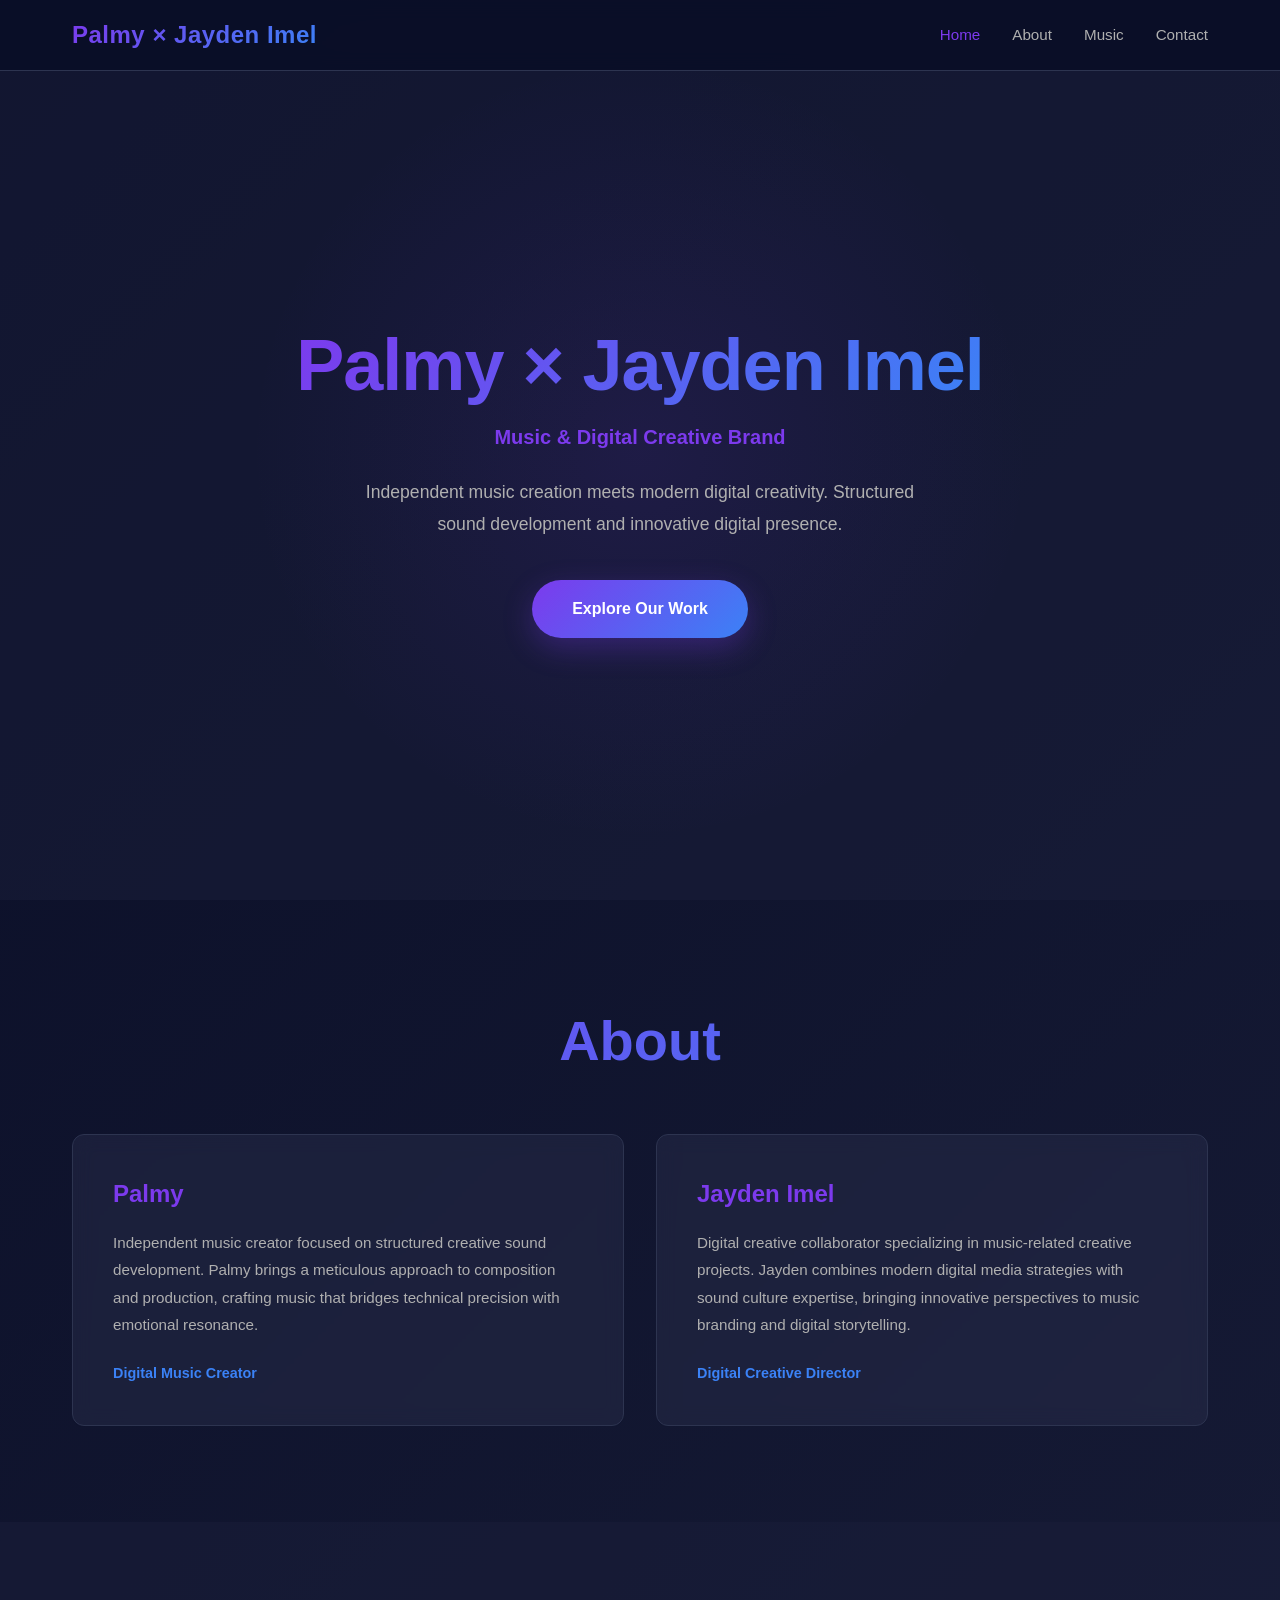
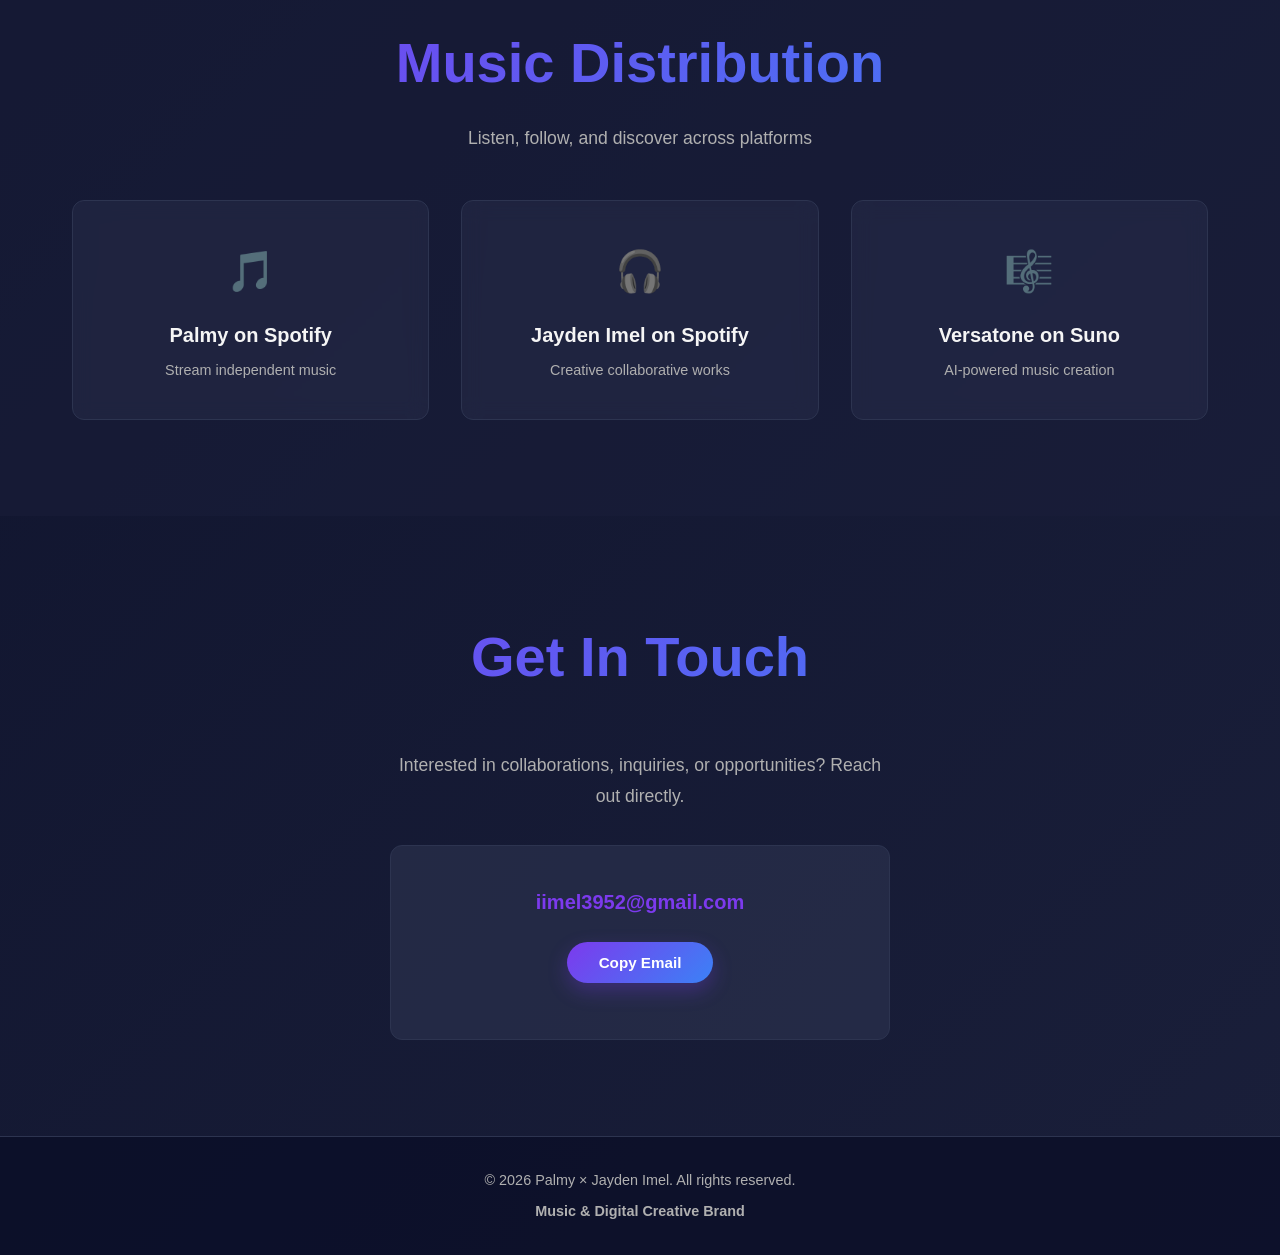
<file: src/index.html>
<!DOCTYPE html>
<html lang="en">
<head>
    <meta charset="UTF-8">
    <meta name="viewport" content="width=device-width, initial-scale=1.0">
    <meta name="description" content="Palmy × Jayden Imel - Music & Digital Creative Brand">
    <meta name="keywords" content="music, creative, digital, brand">
    <meta name="author" content="Palmy × Jayden Imel">
    <title>Palmy × Jayden Imel | Music & Digital Creative Brand</title>
    <link rel="icon" type="image/x-icon" href="../public/favicon.ico">
    <link rel="stylesheet" href="style.css">
</head>
<body>
    <!-- Navigation -->
    <nav class="navbar">
        <div class="nav-container">
            <div class="nav-logo">Palmy × Jayden Imel</div>
            <ul class="nav-menu">
                <li><a href="#hero" class="nav-link">Home</a></li>
                <li><a href="#about" class="nav-link">About</a></li>
                <li><a href="#links" class="nav-link">Music</a></li>
                <li><a href="#contact" class="nav-link">Contact</a></li>
            </ul>
        </div>
    </nav>

    <!-- Hero Section -->
    <section id="hero" class="hero">
        <div class="hero-content fade-in">
            <h1 class="hero-title">Palmy × Jayden Imel</h1>
            <p class="hero-subtitle">Music & Digital Creative Brand</p>
            <p class="hero-description">Independent music creation meets modern digital creativity. Structured sound development and innovative digital presence.</p>
            <a href="#links" class="cta-button">Explore Our Work</a>
        </div>
    </section>

    <!-- About Section -->
    <section id="about" class="about">
        <div class="container">
            <h2 class="section-title fade-in">About</h2>
            <div class="about-grid">
                <div class="about-card fade-in">
                    <h3 class="about-card-title">Palmy</h3>
                    <p class="about-card-text">Independent music creator focused on structured creative sound development. Palmy brings a meticulous approach to composition and production, crafting music that bridges technical precision with emotional resonance.</p>
                    <p class="about-card-subtitle">Digital Music Creator</p>
                </div>
                <div class="about-card fade-in">
                    <h3 class="about-card-title">Jayden Imel</h3>
                    <p class="about-card-text">Digital creative collaborator specializing in music-related creative projects. Jayden combines modern digital media strategies with sound culture expertise, bringing innovative perspectives to music branding and digital storytelling.</p>
                    <p class="about-card-subtitle">Digital Creative Director</p>
                </div>
            </div>
        </div>
    </section>

    <!-- Music Links Section -->
    <section id="links" class="links">
        <div class="container">
            <h2 class="section-title fade-in">Music Distribution</h2>
            <p class="section-subtitle fade-in">Listen, follow, and discover across platforms</p>
            <div class="links-grid">
                <a href="https://open.spotify.com/artist/1W1yRteiJWyrDYff4MMTdk?si=xeg_Ad49Q6CqpcMDMWr0Fw" target="_blank" rel="noopener noreferrer" class="link-card fade-in">
                    <div class="link-icon">🎵</div>
                    <h3>Palmy on Spotify</h3>
                    <p>Stream independent music</p>
                </a>
                <a href="https://open.spotify.com/artist/65Q4nTFP2EIh7TlhZmXf2f?si=wwZ70moxRPCTw7r937qGGw" target="_blank" rel="noopener noreferrer" class="link-card fade-in">
                    <div class="link-icon">🎧</div>
                    <h3>Jayden Imel on Spotify</h3>
                    <p>Creative collaborative works</p>
                </a>
                <a href="https://suno.com/@versatone" target="_blank" rel="noopener noreferrer" class="link-card fade-in">
                    <div class="link-icon">🎼</div>
                    <h3>Versatone on Suno</h3>
                    <p>AI-powered music creation</p>
                </a>
            </div>
        </div>
    </section>

    <!-- Contact Section -->
    <section id="contact" class="contact">
        <div class="container">
            <h2 class="section-title fade-in">Get In Touch</h2>
            <div class="contact-content fade-in">
                <p class="contact-description">Interested in collaborations, inquiries, or opportunities? Reach out directly.</p>
                <div class="contact-box">
                    <p class="contact-email">iimel3952@gmail.com</p>
                    <button class="copy-button" id="copyBtn">Copy Email</button>
                    <span class="copy-feedback" id="copyFeedback"></span>
                </div>
            </div>
        </div>
    </section>

    <!-- Footer -->
    <footer class="footer">
        <div class="container">
            <p>&copy; 2026 Palmy × Jayden Imel. All rights reserved.</p>
            <p class="footer-tagline">Music & Digital Creative Brand</p>
        </div>
    </footer>

    <script src="script.js"></script>
</body>
</html>
</file>
<file: src/style.css>
/* ============================================
   PALMY × JAYDEN IMEL - PROFESSIONAL STYLESHEET
   ============================================ */

/* Root Variables */
:root {
    --primary-dark: #0a0e27;
    --secondary-dark: #1a1f3a;
    --accent-purple: #7c3aed;
    --accent-blue: #3b82f6;
    --text-primary: #f5f5f5;
    --text-secondary: #b0b0b0;
    --border-subtle: #2d3450;
    --transition: all 0.3s ease;
    --font-family: 'Segoe UI', Tahoma, Geneva, Verdana, sans-serif;
}

/* Global Styles */
* {
    margin: 0;
    padding: 0;
    box-sizing: border-box;
}

html {
    scroll-behavior: smooth;
}

body {
    font-family: var(--font-family);
    background: linear-gradient(135deg, var(--primary-dark) 0%, var(--secondary-dark) 100%);
    color: var(--text-primary);
    line-height: 1.6;
    min-height: 100vh;
}

a {
    text-decoration: none;
    color: inherit;
}

button {
    font-family: var(--font-family);
    cursor: pointer;
    border: none;
    background: none;
}

/* Container */
.container {
    max-width: 1200px;
    margin: 0 auto;
    padding: 0 2rem;
}

/* Navigation */
.navbar {
    position: fixed;
    top: 0;
    width: 100%;
    background: rgba(10, 14, 39, 0.95);
    backdrop-filter: blur(10px);
    border-bottom: 1px solid var(--border-subtle);
    z-index: 1000;
    padding: 1rem 0;
}

.nav-container {
    max-width: 1200px;
    margin: 0 auto;
    padding: 0 2rem;
    display: flex;
    justify-content: space-between;
    align-items: center;
}

.nav-logo {
    font-size: 1.5rem;
    font-weight: 700;
    background: linear-gradient(135deg, var(--accent-purple), var(--accent-blue));
    -webkit-background-clip: text;
    -webkit-text-fill-color: transparent;
    background-clip: text;
    letter-spacing: 0.5px;
}

.nav-menu {
    display: flex;
    list-style: none;
    gap: 2rem;
}

.nav-link {
    color: var(--text-secondary);
    font-size: 0.95rem;
    font-weight: 500;
    transition: var(--transition);
    position: relative;
}

.nav-link:hover {
    color: var(--accent-purple);
}

.nav-link::after {
    content: '';
    position: absolute;
    bottom: -5px;
    left: 0;
    width: 0;
    height: 2px;
    background: linear-gradient(135deg, var(--accent-purple), var(--accent-blue));
    transition: var(--transition);
}

.nav-link:hover::after {
    width: 100%;
}

/* Hero Section */
.hero {
    min-height: 100vh;
    display: flex;
    align-items: center;
    justify-content: center;
    text-align: center;
    padding: 6rem 2rem 2rem;
    position: relative;
    overflow: hidden;
}

.hero::before {
    content: '';
    position: absolute;
    top: 0;
    left: 0;
    right: 0;
    bottom: 0;
    background: radial-gradient(circle at 50% 50%, rgba(124, 58, 237, 0.1) 0%, transparent 50%);
    pointer-events: none;
}

.hero-content {
    position: relative;
    z-index: 2;
    max-width: 700px;
}

.hero-title {
    font-size: clamp(2.5rem, 8vw, 4.5rem);
    font-weight: 700;
    margin-bottom: 1rem;
    background: linear-gradient(135deg, var(--accent-purple), var(--accent-blue));
    -webkit-background-clip: text;
    -webkit-text-fill-color: transparent;
    background-clip: text;
    letter-spacing: -1px;
    line-height: 1.1;
}

.hero-subtitle {
    font-size: 1.25rem;
    color: var(--accent-purple);
    margin-bottom: 1.5rem;
    font-weight: 600;
}

.hero-description {
    font-size: 1.1rem;
    color: var(--text-secondary);
    margin-bottom: 2.5rem;
    line-height: 1.8;
    max-width: 600px;
    margin-left: auto;
    margin-right: auto;
}

.cta-button {
    display: inline-block;
    padding: 1rem 2.5rem;
    background: linear-gradient(135deg, var(--accent-purple), var(--accent-blue));
    color: white;
    border-radius: 50px;
    font-weight: 600;
    font-size: 1rem;
    transition: var(--transition);
    box-shadow: 0 10px 30px rgba(124, 58, 237, 0.3);
}

.cta-button:hover {
    transform: translateY(-3px);
    box-shadow: 0 15px 40px rgba(124, 58, 237, 0.4);
}

/* Sections */
section {
    padding: 6rem 0;
    position: relative;
}

section:nth-child(even) {
    background: rgba(26, 31, 58, 0.5);
}

.section-title {
    font-size: clamp(2rem, 5vw, 3.5rem);
    font-weight: 700;
    margin-bottom: 1rem;
    text-align: center;
    background: linear-gradient(135deg, var(--accent-purple), var(--accent-blue));
    -webkit-background-clip: text;
    -webkit-text-fill-color: transparent;
    background-clip: text;
}

.section-subtitle {
    text-align: center;
    color: var(--text-secondary);
    font-size: 1.1rem;
    margin-bottom: 3rem;
}

/* About Section */
.about-grid {
    display: grid;
    grid-template-columns: repeat(auto-fit, minmax(300px, 1fr));
    gap: 2rem;
    margin-top: 3rem;
}

.about-card {
    background: rgba(45, 52, 80, 0.4);
    border: 1px solid var(--border-subtle);
    border-radius: 12px;
    padding: 2.5rem;
    transition: var(--transition);
    backdrop-filter: blur(10px);
}

.about-card:hover {
    border-color: var(--accent-purple);
    background: rgba(124, 58, 237, 0.1);
    transform: translateY(-5px);
}

.about-card-title {
    font-size: 1.5rem;
    font-weight: 700;
    margin-bottom: 1rem;
    color: var(--accent-purple);
}

.about-card-text {
    color: var(--text-secondary);
    line-height: 1.8;
    margin-bottom: 1.5rem;
    font-size: 0.95rem;
}

.about-card-subtitle {
    color: var(--accent-blue);
    font-weight: 600;
    font-size: 0.9rem;
}

/* Links Section */
.links-grid {
    display: grid;
    grid-template-columns: repeat(auto-fit, minmax(280px, 1fr));
    gap: 2rem;
    margin-top: 3rem;
}

.link-card {
    background: rgba(45, 52, 80, 0.4);
    border: 1px solid var(--border-subtle);
    border-radius: 12px;
    padding: 2rem;
    text-align: center;
    transition: var(--transition);
    backdrop-filter: blur(10px);
    display: flex;
    flex-direction: column;
    align-items: center;
    justify-content: center;
    min-height: 220px;
}

.link-card:hover {
    border-color: var(--accent-blue);
    background: rgba(59, 130, 246, 0.1);
    transform: translateY(-8px);
    box-shadow: 0 20px 40px rgba(59, 130, 246, 0.2);
}

.link-icon {
    font-size: 2.5rem;
    margin-bottom: 1rem;
    transition: var(--transition);
}

.link-card:hover .link-icon {
    transform: scale(1.2) rotate(5deg);
}

.link-card h3 {
    font-size: 1.25rem;
    margin-bottom: 0.5rem;
    color: var(--text-primary);
}

.link-card p {
    color: var(--text-secondary);
    font-size: 0.9rem;
}

/* Contact Section */
.contact-content {
    text-align: center;
    max-width: 500px;
    margin: 3rem auto 0;
}

.contact-description {
    color: var(--text-secondary);
    font-size: 1.1rem;
    margin-bottom: 2rem;
    line-height: 1.8;
}

.contact-box {
    background: rgba(45, 52, 80, 0.6);
    border: 1px solid var(--border-subtle);
    border-radius: 12px;
    padding: 2.5rem;
    backdrop-filter: blur(10px);
}

.contact-email {
    font-size: 1.25rem;
    font-weight: 600;
    color: var(--accent-purple);
    margin-bottom: 1.5rem;
    word-break: break-all;
}

.copy-button {
    padding: 0.75rem 2rem;
    background: linear-gradient(135deg, var(--accent-purple), var(--accent-blue));
    color: white;
    border-radius: 50px;
    font-weight: 600;
    font-size: 0.95rem;
    transition: var(--transition);
    box-shadow: 0 8px 20px rgba(124, 58, 237, 0.3);
}

.copy-button:hover {
    transform: translateY(-2px);
    box-shadow: 0 12px 28px rgba(124, 58, 237, 0.4);
}

.copy-button:active {
    transform: translateY(0);
}

.copy-feedback {
    display: block;
    margin-top: 1rem;
    color: var(--accent-blue);
    font-weight: 500;
    opacity: 0;
    transition: opacity 0.3s ease;
}

.copy-feedback.show {
    opacity: 1;
}

/* Footer */
.footer {
    background: rgba(10, 14, 39, 0.8);
    border-top: 1px solid var(--border-subtle);
    padding: 2rem 0;
    text-align: center;
}

.footer p {
    color: var(--text-secondary);
    font-size: 0.9rem;
}

.footer-tagline {
    color: var(--accent-purple);
    font-weight: 600;
    margin-top: 0.5rem;
}

/* Animations */
@keyframes fadeIn {
    from {
        opacity: 0;
        transform: translateY(20px);
    }
    to {
        opacity: 1;
        transform: translateY(0);
    }
}

.fade-in {
    animation: fadeIn 0.6s ease-out forwards;
    opacity: 0;
}

.fade-in:nth-child(1) {
    animation-delay: 0.1s;
}

.fade-in:nth-child(2) {
    animation-delay: 0.2s;
}

.fade-in:nth-child(3) {
    animation-delay: 0.3s;
}

.fade-in:nth-child(4) {
    animation-delay: 0.4s;
}

.fade-in:nth-child(5) {
    animation-delay: 0.5s;
}

/* Responsive Design */
@media (max-width: 768px) {
    .nav-menu {
        gap: 1rem;
    }

    .nav-link {
        font-size: 0.85rem;
    }

    .nav-logo {
        font-size: 1.2rem;
    }

    .hero {
        padding: 5rem 1rem 1rem;
    }

    section {
        padding: 4rem 0;
    }

    .about-grid,
    .links-grid {
        grid-template-columns: 1fr;
    }

    .contact-box {
        padding: 2rem;
    }

    .container {
        padding: 0 1rem;
    }
}

@media (max-width: 480px) {
    .nav-menu {
        gap: 0.5rem;
    }

    .nav-link {
        font-size: 0.75rem;
    }

    .nav-logo {
        font-size: 1rem;
    }

    .hero-title {
        font-size: 2rem;
    }

    .hero-subtitle {
        font-size: 1rem;
    }

    .hero-description {
        font-size: 0.95rem;
    }

    .section-title {
        font-size: 1.75rem;
    }

    .about-card,
    .link-card,
    .contact-box {
        padding: 1.5rem;
    }

    .cta-button {
        padding: 0.85rem 2rem;
        font-size: 0.9rem;
    }

    .copy-button {
        padding: 0.65rem 1.5rem;
        font-size: 0.85rem;
    }
}
</file>
